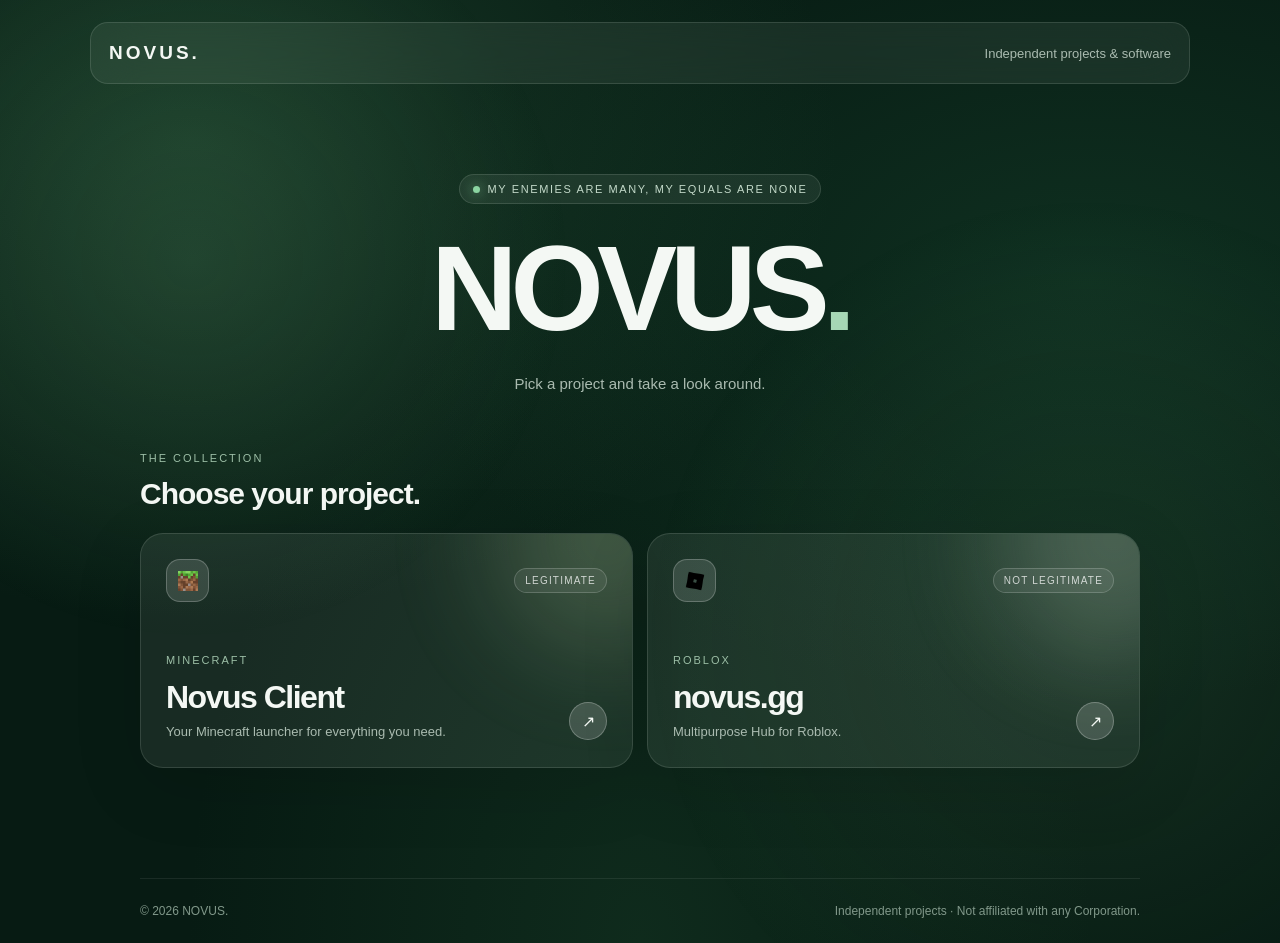
<file: index.html>
<!DOCTYPE html>
<html lang="en">
<head>
  <meta charset="UTF-8">
  <meta name="viewport" content="width=device-width, initial-scale=1.0">
  <title>NOVUS — Independent projects</title>
  <meta name="description" content="Explore the projects and software made by NOVUS.">
  <meta name="theme-color" content="#071b13">
  <meta name="robots" content="index, follow">
  <meta property="og:title" content="NOVUS — Independent projects">
  <meta property="og:description" content="Explore the projects and software made by NOVUS.">
  <meta property="og:type" content="website">
  <meta property="og:locale" content="en_US">

  <link rel="icon" type="image/png" href="images/icon.png?v=2">
  <link rel="stylesheet" href="style.css">

  <style>
    .hero { padding-top: 90px; }
    .hero h1 { font-size: clamp(64px, 12vw, 120px); letter-spacing: -7px; }

    .project { min-height: 235px; padding: 25px; display: flex; flex-direction: column; position: relative; overflow: hidden; }
    .project::before {
      content: "";
      position: absolute;
      width: 230px; height: 230px;
      right: -90px; top: -110px;
      border-radius: 50%;
      background: #c5dda9;
      filter: blur(55px);
      opacity: .22;
      pointer-events: none;
    }
    .project.roblox::before { background: #d8e1d0; }
    .project:hover { border-color: rgba(255, 255, 255, .42); transform: translateY(-5px); }

    .project-top { display: flex; justify-content: space-between; align-items: center; position: relative; }
    .icon {
      width: 43px; height: 43px;
      border-radius: 14px;
      background: rgba(255, 255, 255, .13);
      border: 1px solid rgba(255, 255, 255, .22);
      display: grid; place-items: center;
    }
    .tag {
      font-size: 10px; letter-spacing: 1.2px; text-transform: uppercase;
      padding: 6px 10px; border-radius: 99px;
      border: 1px solid rgba(255, 255, 255, .18);
      background: rgba(255, 255, 255, .07);
      color: rgba(255, 255, 255, .75);
    }
    .project-bottom { position: relative; margin-top: auto; padding-top: 35px; }
    .project-bottom h2 { font-size: 32px; letter-spacing: -1.5px; margin: 5px 0; }
    .project-bottom p { max-width: 340px; }
    .open {
      position: absolute; right: 0; bottom: 2px;
      width: 38px; height: 38px;
      border-radius: 50%;
      display: grid; place-items: center;
      background: rgba(255, 255, 255, .16);
      border: 1px solid rgba(255, 255, 255, .25);
      transition: .2s;
    }
    .project:hover .open { background: rgba(255, 255, 255, .27); transform: translate(2px, -2px); }
  </style>
</head>

<body>
  <nav class="nav">
    <a href="index.html" class="brand">NOVUS.</a>
    <div class="nav-links"><span>Independent projects &amp; software</span></div>
  </nav>

  <main class="container">
    <section class="hero">
      <div class="eyebrow"><span class="status-dot"></span>My Enemies are many, my Equals are NONE</div>

      <h1>NOVUS<span>.</span></h1>

      <p>Pick a project and take a look around.</p>
    </section>

    <section class="section" aria-labelledby="projects-title">
      <div class="section-heading">
        <div>
          <div class="section-label">The collection</div>
          <h2 id="projects-title">Choose your project.</h2>
        </div>
      </div>

      <div class="grid">
        <a class="project card glass" href="novusclient.html">
          <div class="project-top">
            <div class="icon"><img src="images/Minecraft.png" alt="" width="20" height="20"></div>
            <span class="tag">Legitimate</span>
          </div>
          <div class="project-bottom">
            <div class="section-label">Minecraft</div>
            <h2>Novus Client</h2>
            <p>Your Minecraft launcher for everything you need.</p>
            <span class="open" aria-hidden="true">↗</span>
          </div>
        </a>

        <a class="project roblox card glass" href="novusscript.html">
          <div class="project-top">
            <div class="icon"><img src="images/Roblox.png" alt="" width="20" height="20"></div>
            <span class="tag">Not Legitimate</span>
          </div>
          <div class="project-bottom">
            <div class="section-label">Roblox</div>
            <h2>novus.gg</h2>
            <p>Multipurpose Hub for Roblox.</p>
            <span class="open" aria-hidden="true">↗</span>
          </div>
        </a>
      </div>
    </section>
  </main>

  <footer class="container footer">
    <span>© 2026 NOVUS.</span>
    <span>Independent projects · Not affiliated with any Corporation.</span>
  </footer>
</body>
</html>
</file>
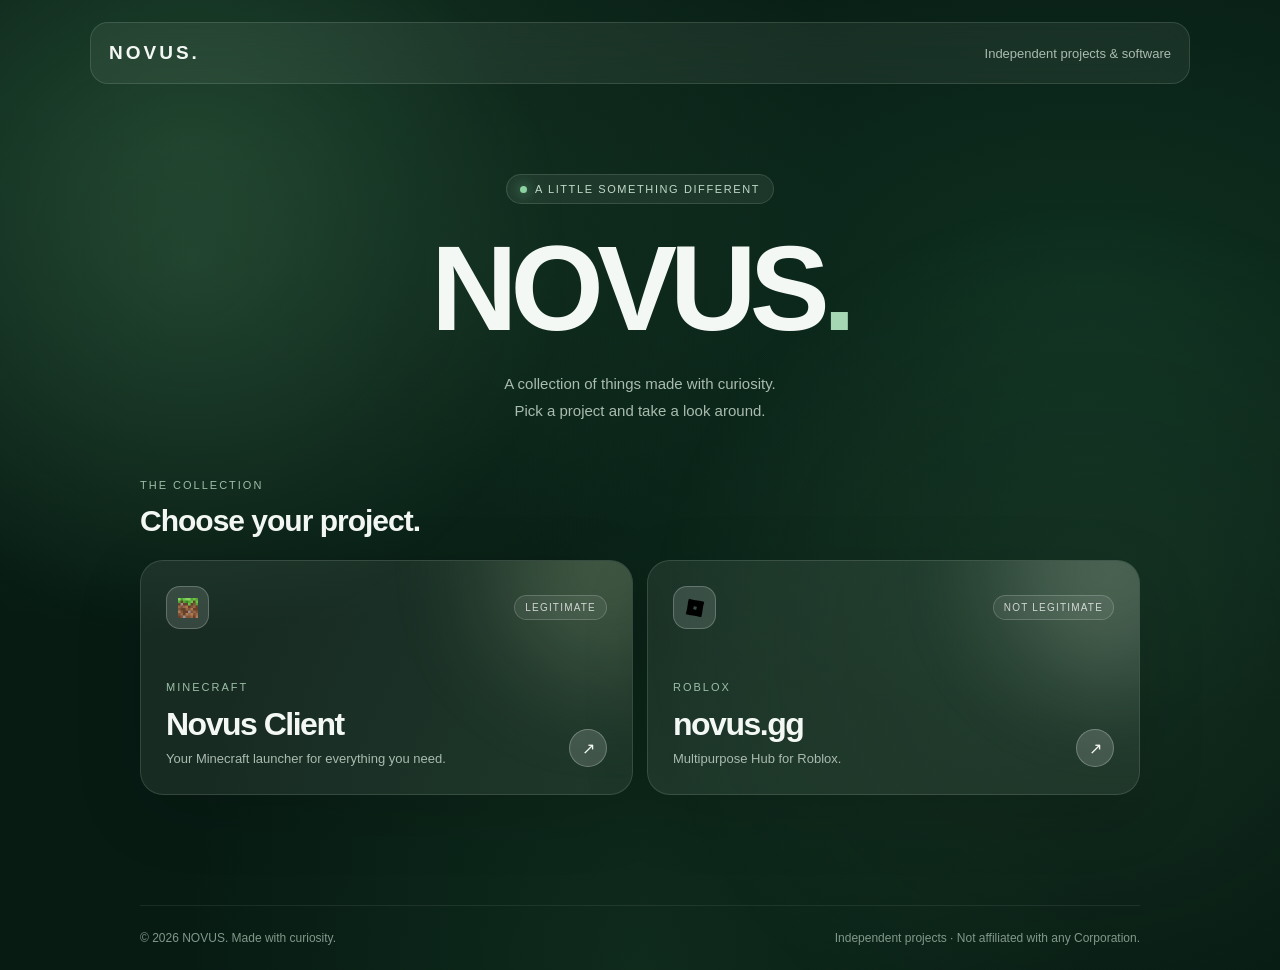
<file: homepage.html>
<!DOCTYPE html>
<html lang="en">
<head>
  <meta charset="UTF-8">
  <meta name="viewport" content="width=device-width, initial-scale=1.0">
  <title>NOVUS — Independent projects</title>
  <meta name="description" content="Explore the projects and software made by NOVUS.">
  <meta name="theme-color" content="#071b13">
  <meta name="robots" content="index, follow">
  <meta property="og:title" content="NOVUS — Independent projects">
  <meta property="og:description" content="Explore the projects and software made by NOVUS.">
  <meta property="og:type" content="website">
  <meta property="og:locale" content="en_US">

  <link rel="icon" type="image/png" href="images/icon.png">
  <link rel="stylesheet" href="style.css">

  <style>
    .hero { padding-top: 90px; }
    .hero h1 { font-size: clamp(64px, 12vw, 120px); letter-spacing: -7px; }

    .project { min-height: 235px; padding: 25px; display: flex; flex-direction: column; position: relative; overflow: hidden; }
    .project::before {
      content: "";
      position: absolute;
      width: 230px; height: 230px;
      right: -90px; top: -110px;
      border-radius: 50%;
      background: #c5dda9;
      filter: blur(55px);
      opacity: .22;
      pointer-events: none;
    }
    .project.roblox::before { background: #d8e1d0; }
    .project:hover { border-color: rgba(255, 255, 255, .42); transform: translateY(-5px); }

    .project-top { display: flex; justify-content: space-between; align-items: center; position: relative; }
    .icon {
      width: 43px; height: 43px;
      border-radius: 14px;
      background: rgba(255, 255, 255, .13);
      border: 1px solid rgba(255, 255, 255, .22);
      display: grid; place-items: center;
    }
    .tag {
      font-size: 10px; letter-spacing: 1.2px; text-transform: uppercase;
      padding: 6px 10px; border-radius: 99px;
      border: 1px solid rgba(255, 255, 255, .18);
      background: rgba(255, 255, 255, .07);
      color: rgba(255, 255, 255, .75);
    }
    .project-bottom { position: relative; margin-top: auto; padding-top: 35px; }
    .project-bottom h2 { font-size: 32px; letter-spacing: -1.5px; margin: 5px 0; }
    .project-bottom p { max-width: 340px; }
    .open {
      position: absolute; right: 0; bottom: 2px;
      width: 38px; height: 38px;
      border-radius: 50%;
      display: grid; place-items: center;
      background: rgba(255, 255, 255, .16);
      border: 1px solid rgba(255, 255, 255, .25);
      transition: .2s;
    }
    .project:hover .open { background: rgba(255, 255, 255, .27); transform: translate(2px, -2px); }
  </style>
</head>

<body>
  <nav class="nav">
    <a href="homepage.html" class="brand">NOVUS.</a>
    <div class="nav-links"><span>Independent projects &amp; software</span></div>
  </nav>

  <main class="container">
    <section class="hero">
      <div class="eyebrow"><span class="status-dot"></span>A little something different</div>

      <h1>NOVUS<span>.</span></h1>

      <p>A collection of things made with curiosity.<br>Pick a project and take a look around.</p>
    </section>

    <section class="section" aria-labelledby="projects-title">
      <div class="section-heading">
        <div>
          <div class="section-label">The collection</div>
          <h2 id="projects-title">Choose your project.</h2>
        </div>
      </div>

      <div class="grid">
        <a class="project card glass" href="novusclient.html">
          <div class="project-top">
            <div class="icon"><img src="images/Minecraft.png" alt="" width="20" height="20"></div>
            <span class="tag">Legitimate</span>
          </div>
          <div class="project-bottom">
            <div class="section-label">Minecraft</div>
            <h2>Novus Client</h2>
            <p>Your Minecraft launcher for everything you need.</p>
            <span class="open" aria-hidden="true">↗</span>
          </div>
        </a>

        <a class="project roblox card glass" href="novusscript.html">
          <div class="project-top">
            <div class="icon"><img src="images/Roblox.png" alt="" width="20" height="20"></div>
            <span class="tag">Not Legitimate</span>
          </div>
          <div class="project-bottom">
            <div class="section-label">Roblox</div>
            <h2>novus.gg</h2>
            <p>Multipurpose Hub for Roblox.</p>
            <span class="open" aria-hidden="true">↗</span>
          </div>
        </a>
      </div>
    </section>
  </main>

  <footer class="container footer">
    <span>© 2026 NOVUS. Made with curiosity.</span>
    <span>Independent projects · Not affiliated with any Corporation.</span>
  </footer>
</body>
</html>
</file>
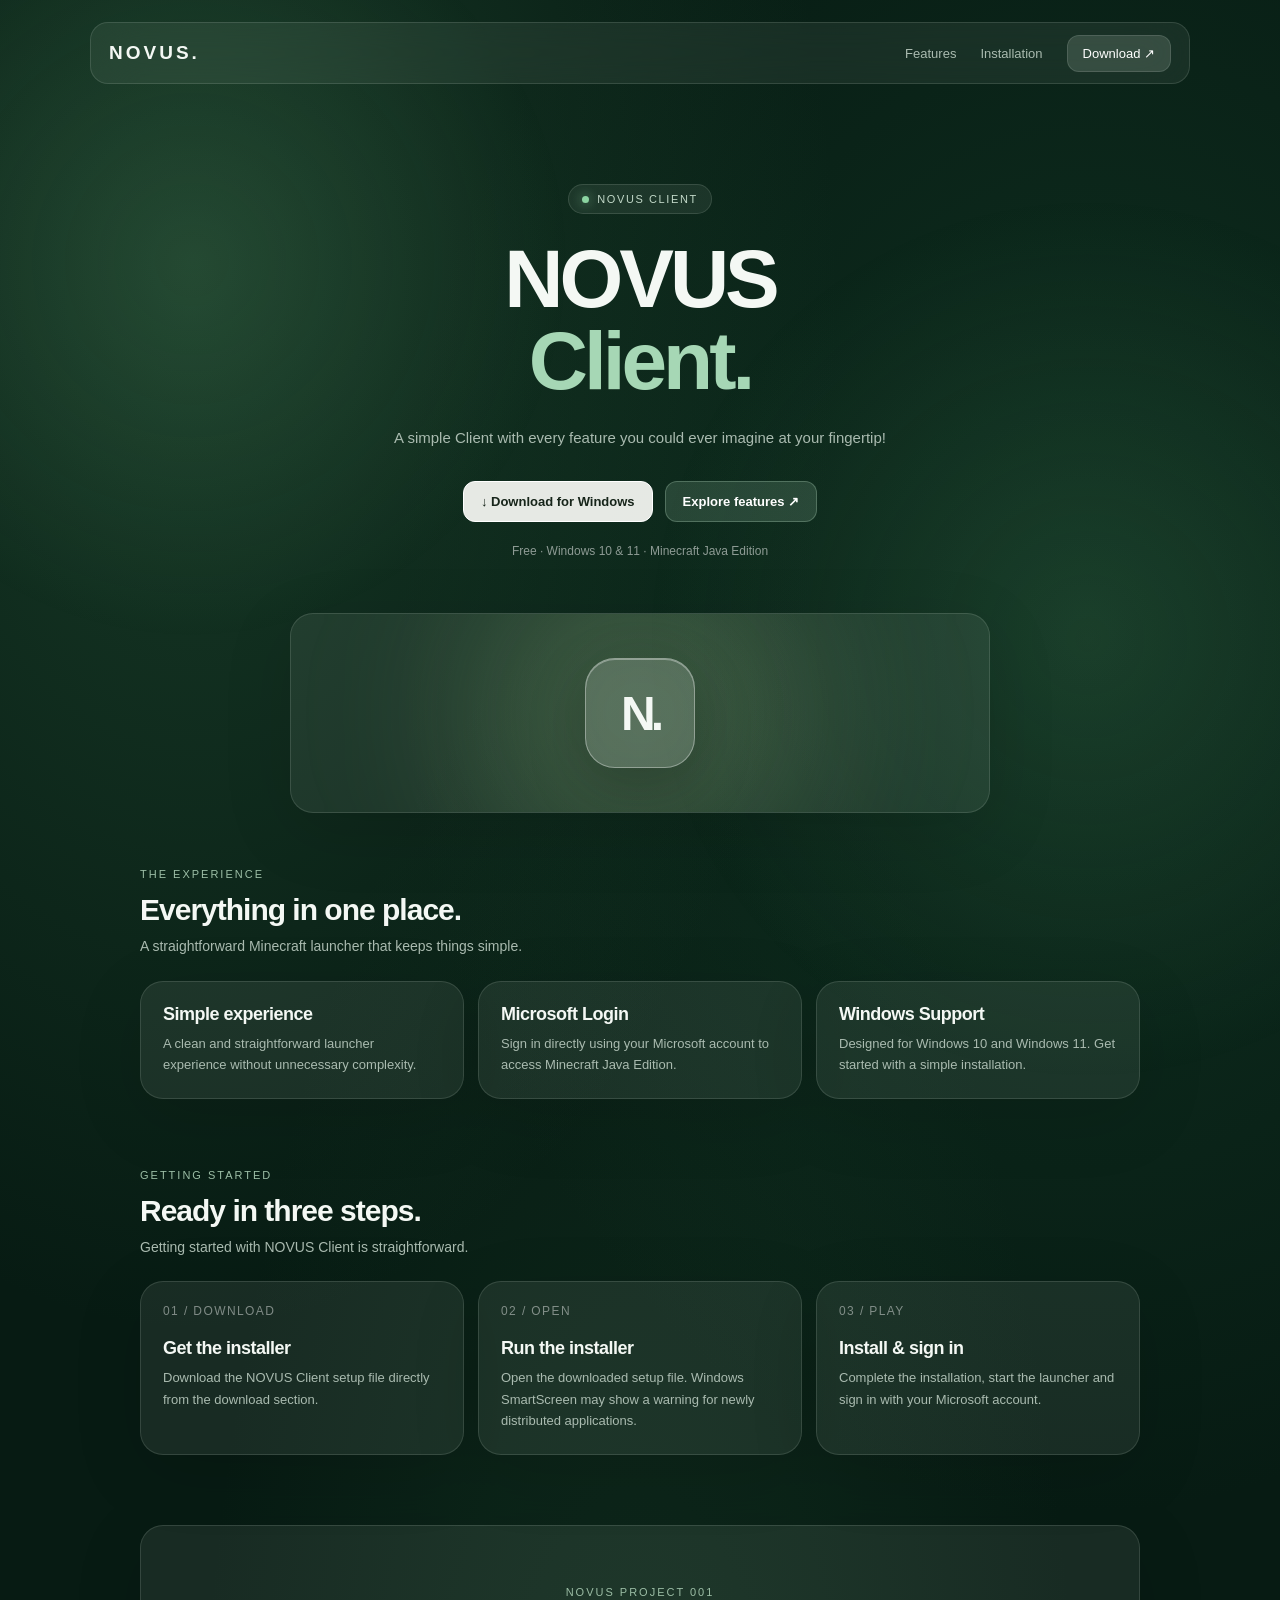
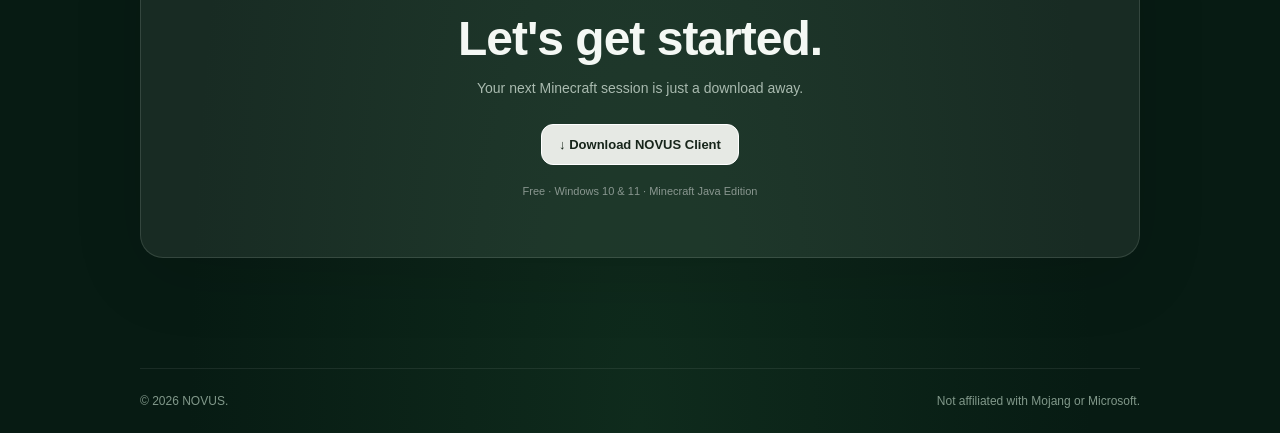
<file: novusclient.html>
<!DOCTYPE html>
<html lang="en">
<head>
  <meta charset="UTF-8">
  <meta name="viewport" content="width=device-width, initial-scale=1.0">
  <title>NOVUS Client — A better way to play.</title>
  <meta name="description" content="Discover NOVUS Client. A free Minecraft Java Edition launcher for Windows.">
  <meta name="theme-color" content="#071b13">
  <meta name="robots" content="index, follow">
  <meta property="og:title" content="NOVUS Client — A better way to play.">
  <meta property="og:description" content="Discover NOVUS Client. A free Minecraft Java Edition launcher for Windows.">
  <meta property="og:type" content="website">
  <meta property="og:locale" content="en_US">

  <link rel="icon" type="image/png" href="images/icon.png?v=2">
  <link rel="stylesheet" href="style.css">

  <style>
    .hero-meta { color: rgba(255, 255, 255, .53); font-size: 12px; margin-top: 22px; }

    .product-visual {
      width: min(700px, 100%);
      height: 200px;
      margin: 55px auto 0;
      position: relative;
      overflow: hidden;
      display: grid;
      place-items: center;
    }
    .product-visual::before {
      content: "";
      position: absolute;
      width: 350px; height: 350px;
      border-radius: 50%;
      background: rgba(180, 220, 151, .2);
      filter: blur(80px);
    }
    .visual-inner {
      position: relative;
      width: 110px; height: 110px;
      border-radius: 30px;
      display: grid; place-items: center;
      background: rgba(255, 255, 255, .16);
      border: 1px solid rgba(255, 255, 255, .35);
      box-shadow: inset 0 1px 0 rgba(255, 255, 255, .35), 0 20px 60px rgba(0, 0, 0, .2);
      font-size: 48px; font-weight: 800; letter-spacing: -5px;
    }

    .step-number { color: rgba(255, 255, 255, .45); font-size: 12px; letter-spacing: 1.4px; margin-bottom: 20px; }

    .download-card { padding: 60px 25px; text-align: center; }
    .download-card h2 { font-size: clamp(35px, 5vw, 48px); margin: 6px 0 14px; }
    .download-card p { color: var(--muted); font-size: 14px; margin-bottom: 28px; }
    .download-info { color: rgba(255, 255, 255, .48); font-size: 11px; margin-top: 20px; }
  </style>
</head>

<body>
  <nav class="nav">
    <a href="index.html" class="brand">NOVUS.</a>

    <div class="nav-links">
      <a href="#features">Features</a>
      <a href="#installation">Installation</a>
      <a href="#download" class="nav-cta">Download ↗</a>
    </div>
  </nav>

  <main class="container">
    <header class="hero">
      <div class="eyebrow"><span class="status-dot"></span>Novus Client</div>

      <h1>NOVUS<br><span>Client.</span></h1>

      <p>A simple Client with every feature you could ever imagine at your fingertip!</p>

      <div class="btn-row">
        <a class="btn btn-primary" href="#download">↓ Download for Windows</a>
        <a class="btn" href="#features">Explore features ↗</a>
      </div>

      <div class="hero-meta">Free · Windows 10 &amp; 11 · Minecraft Java Edition</div>

      <div class="product-visual glass"><div class="visual-inner">N.</div></div>
    </header>

    <section class="section" id="features">
      <div class="section-heading">
        <div>
          <div class="section-label">The experience</div>
          <h2>Everything in one place.</h2>
          <p class="section-desc">A straightforward Minecraft launcher that keeps things simple.</p>
        </div>
      </div>

      <div class="grid grid-3">
        <article class="card glass">
          <h3>Simple experience</h3>
          <p>A clean and straightforward launcher experience without unnecessary complexity.</p>
        </article>
        <article class="card glass">
          <h3>Microsoft Login</h3>
          <p>Sign in directly using your Microsoft account to access Minecraft Java Edition.</p>
        </article>
        <article class="card glass">
          <h3>Windows Support</h3>
          <p>Designed for Windows 10 and Windows 11. Get started with a simple installation.</p>
        </article>
      </div>
    </section>

    <section class="section" id="installation">
      <div class="section-heading">
        <div>
          <div class="section-label">Getting started</div>
          <h2>Ready in three steps.</h2>
          <p class="section-desc">Getting started with NOVUS Client is straightforward.</p>
        </div>
      </div>

      <div class="grid grid-3">
        <article class="card glass">
          <div class="step-number">01 / DOWNLOAD</div>
          <h3>Get the installer</h3>
          <p>Download the NOVUS Client setup file directly from the download section.</p>
        </article>
        <article class="card glass">
          <div class="step-number">02 / OPEN</div>
          <h3>Run the installer</h3>
          <p>Open the downloaded setup file. Windows SmartScreen may show a warning for newly distributed applications.</p>
        </article>
        <article class="card glass">
          <div class="step-number">03 / PLAY</div>
          <h3>Install &amp; sign in</h3>
          <p>Complete the installation, start the launcher and sign in with your Microsoft account.</p>
        </article>
      </div>
    </section>

    <section class="section" id="download">
      <div class="download-card glass">
        <div class="section-label">NOVUS Project 001</div>
        <h2>Let's get started.</h2>
        <p>Your next Minecraft session is just a download away.</p>

        <a class="btn btn-primary" href="https://github.com/nexsnus/NovusClient/releases/download/setup/NovusOS-Launcher-Setup.exe">
          ↓ Download NOVUS Client
        </a>

        <div class="download-info">Free · Windows 10 &amp; 11 · Minecraft Java Edition</div>
      </div>
    </section>
  </main>

  <footer class="container footer">
    <span>© 2026 NOVUS.</span>
    <span>Not affiliated with Mojang or Microsoft.</span>
  </footer>
</body>
</html>
</file>
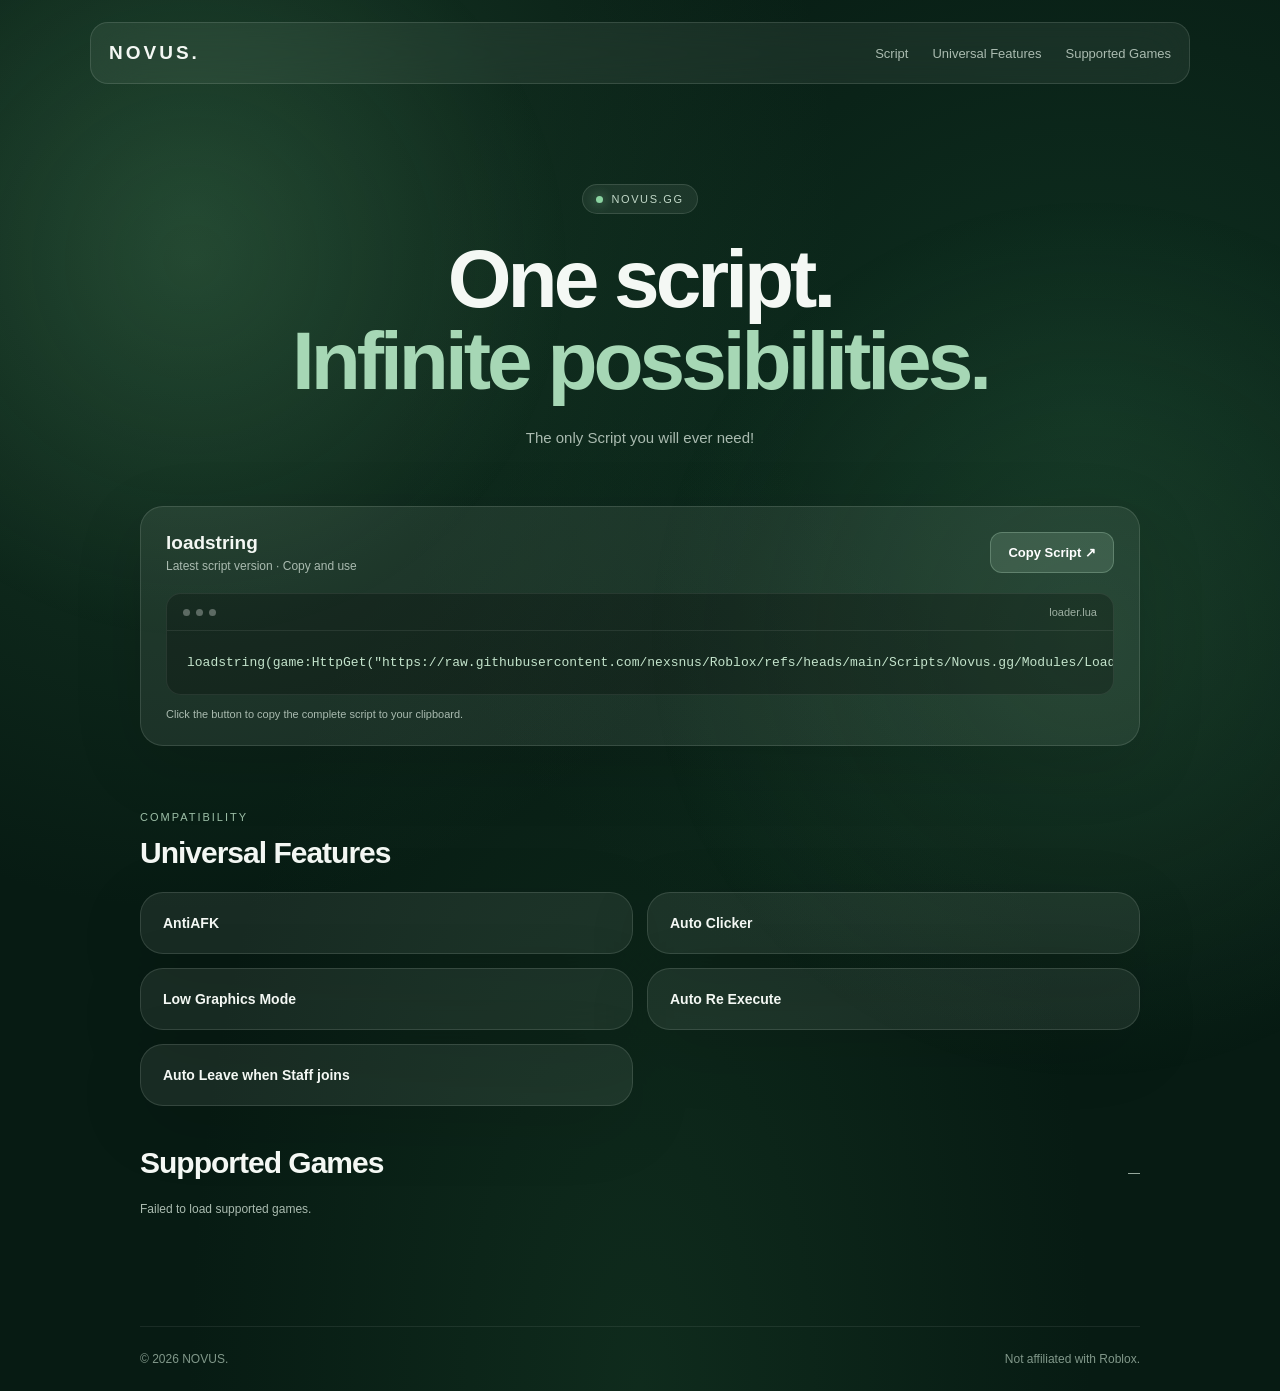
<file: novusscript.html>
<!DOCTYPE html>
<html lang="en">
<head>
  <meta charset="UTF-8">
  <meta name="viewport" content="width=device-width, initial-scale=1.0">
  <title>NOVUS.GG</title>
  <meta name="description" content="Discover novus.gg, a free Roblox Script.">
  <meta name="theme-color" content="#071b13">
  <meta name="robots" content="index, follow">
  <meta property="og:title" content="NOVUS.GG">
  <meta property="og:description" content="Discover novus.gg, a free Roblox Script.">
  <meta property="og:type" content="website">
  <meta property="og:locale" content="en_US">

  <link rel="icon" type="image/png" href="images/icon.png?v=2">
  <link rel="stylesheet" href="style.css">

  <style>
    .script-card { padding: 25px; margin-bottom: 65px; }
    .script-top { display: flex; justify-content: space-between; align-items: center; gap: 15px; margin-bottom: 20px; }
    .script-title { font-size: 19px; font-weight: 700; }

    .code-window { background: rgba(0, 0, 0, .24); border: 1px solid rgba(255, 255, 255, .08); border-radius: 15px; overflow: hidden; }
    .code-bar { padding: 12px 16px; border-bottom: 1px solid rgba(255, 255, 255, .08); display: flex; justify-content: space-between; color: #9eb0a3; font-size: 11px; }
    .code-dots { display: flex; gap: 6px; align-items: center; }
    .code-dots i { width: 7px; height: 7px; border-radius: 50%; background: rgba(255, 255, 255, .3); }
    pre { padding: 20px; overflow-x: auto; color: #c4e4cc; font: 13px/1.8 var(--mono); white-space: pre; }
    .copy-note { color: var(--muted); font-size: 11px; margin-top: 13px; }

    @media (max-width: 750px) {
      .script-card { padding: 17px; }
      .script-top { align-items: flex-start; flex-direction: column; }
    }
  </style>
</head>

<body>
  <nav class="nav">
    <a href="index.html" class="brand">NOVUS.</a>

    <div class="nav-links">
      <a href="#script">Script</a>
      <a href="#universal">Universal Features</a>
      <a href="#games">Supported Games</a>
    </div>
  </nav>

  <main class="container">
    <section class="hero">
      <div class="eyebrow"><span class="status-dot"></span>NOVUS.GG</div>

      <h1>One script.<br><span>Infinite possibilities.</span></h1>

      <p>The only Script you will ever need!</p>
    </section>

    <section class="script-card glass" id="script">
      <div class="script-top">
        <div>
          <div class="script-title">loadstring</div>
          <div class="muted-small" style="margin-top:5px">Latest script version · Copy and use</div>
        </div>

        <button class="btn" id="copyButton" type="button">Copy Script ↗</button>
      </div>

      <div class="code-window">
        <div class="code-bar">
          <div class="code-dots"><i></i><i></i><i></i></div>
          <span>loader.lua</span>
        </div>
        <pre id="scriptContent">loadstring(game:HttpGet("https://raw.githubusercontent.com/nexsnus/Roblox/refs/heads/main/Scripts/Novus.gg/Modules/Loader/Loader.lua"))()</pre>
      </div>

      <div class="copy-note" id="copyNote">Click the button to copy the complete script to your clipboard.</div>
    </section>

    <section class="section" id="features">
      <div class="section-label">Compatibility</div>

      <div class="section-heading" id="universal">
        <h2>Universal Features</h2>
      </div>
      <div class="grid" id="universalGrid">
        <article class="card glass"><div class="card-title">AntiAFK</div></article>
        <article class="card glass"><div class="card-title">Auto Clicker</div></article>
        <article class="card glass"><div class="card-title">Low Graphics Mode</div></article>
        <article class="card glass"><div class="card-title">Auto Re Execute</div></article>
        <article class="card glass"><div class="card-title">Auto Leave when Staff joins</div></article>
      </div>

      <div class="section-heading" id="games">
        <h2>Supported Games</h2>
        <div class="muted-small" id="gameCount">Loading…</div>
      </div>
      <div class="grid" id="gamesGrid">
      </div>
    </section>
  </main>

  <footer class="container footer">
    <span>© 2026 NOVUS.</span>
    <span>Not affiliated with Roblox.</span>
  </footer>

  <script>
    const button = document.getElementById("copyButton");
    const note = document.getElementById("copyNote");

    button.addEventListener("click", async () => {
      const script = document.getElementById("scriptContent").textContent;
      try {
        await navigator.clipboard.writeText(script);
        button.textContent = "Copied ✓";
        note.textContent = "The script has been copied to your clipboard.";
        setTimeout(() => { button.textContent = "Copy Script ↗"; }, 2000);
      } catch (error) {
        const range = document.createRange();
        range.selectNodeContents(document.getElementById("scriptContent"));
        const selection = window.getSelection();
        selection.removeAllRanges();
        selection.addRange(range);
        note.textContent = "Clipboard access failed. Select and copy the script manually.";
      }
    });

    const REPO = "nexsnus/Roblox";
    const GAMES_DIR = "Scripts/Novus.gg/Modules/Games";

    async function getGameFolders() {
      const res = await fetch(
        `https://api.github.com/repos/${REPO}/contents/${GAMES_DIR}`
      );
      if (!res.ok) throw new Error(`GitHub Contents API: ${res.status}`);
      const items = await res.json();
      return items.filter(i => i.type === "dir");
    }

    async function tryCommitDate(path) {
      try {
        const res = await fetch(
          `https://api.github.com/repos/${REPO}/commits?path=${encodeURIComponent(path)}&per_page=1`
        );
        if (!res.ok) return null;
        const commits = await res.json();
        return commits.length ? commits[0].commit.committer.date : null;
      } catch {
        return null;
      }
    }

    async function getLastCommitDate(folderPath, folderName) {
      // Primär: {Folder}/{Folder}.lua
      let date = await tryCommitDate(`${folderPath}/${folderName}.lua`);
      // Fallback: {Folder}/index.lua
      if (!date) date = await tryCommitDate(`${folderPath}/index.lua`);
      // Fallback: letzter Commit im Ordner insgesamt
      if (!date) date = await tryCommitDate(folderPath);
      return date;
    }

    function formatName(name) {
      return name
        .replace(/([a-z])([A-Z])/g, "$1 $2")
        .replace(/([A-Z]+)([A-Z][a-z])/g, "$1 $2");
    }

    function formatDate(iso) {
      if (!iso) return "—";
      return new Date(iso).toLocaleDateString("de-DE", {
        day: "2-digit", month: "2-digit", year: "numeric"
      });
    }

    async function renderGames() {
      const grid = document.getElementById("gamesGrid");
      const countEl = document.getElementById("gameCount");

      try {
        const folders = await getGameFolders();

        const gamesWithDate = await Promise.all(
          folders.map(async (f) => ({
            name: formatName(f.name),
            lastUpdated: await getLastCommitDate(f.path, f.name)
          }))
        );

        gamesWithDate.sort((a, b) => {
          if (!a.lastUpdated && !b.lastUpdated) return 0;
          if (!a.lastUpdated) return 1;
          if (!b.lastUpdated) return -1;
          return new Date(b.lastUpdated) - new Date(a.lastUpdated);
        });

        grid.innerHTML = gamesWithDate.map(g => `
          <article class="card glass card-row">
            <div>
              <div class="card-title">${g.name}</div>
              <div class="card-meta">Last update: ${formatDate(g.lastUpdated)}</div>
            </div>
            <span class="badge">Supported</span>
          </article>
        `).join("");

        const n = gamesWithDate.length;
        countEl.textContent = n + (n === 1 ? " supported game" : " supported games");

      } catch (err) {
        console.error("Failed to load games:", err);
        grid.innerHTML = `<p class="muted-small">Failed to load supported games.</p>`;
        countEl.textContent = "—";
      }
    }

    renderGames();
  </script>
</body>
</html>
</file>
<file: style.css>
:root {
  --white: #f4f8f4;
  --muted: #aabbb0;
  --green: #a6d7b5;
  --glass: rgba(235, 248, 239, .075);
  --glass-hover: rgba(235, 248, 239, .105);
  --border: rgba(235, 248, 239, .13);
  --radius: 23px;
  --font: -apple-system, BlinkMacSystemFont, "Segoe UI", sans-serif;
  --mono: "SFMono-Regular", Consolas, monospace;
}

*, *::before, *::after { margin: 0; padding: 0; box-sizing: border-box; }

html { scroll-behavior: smooth; scroll-padding-top: 90px; }

body {
  min-height: 100vh;
  display: flex;
  flex-direction: column;
  color: var(--white);
  font-family: var(--font);
  background:
    radial-gradient(ellipse at 15% 15%, rgba(49, 105, 69, .38), transparent 42%),
    radial-gradient(ellipse at 85% 30%, rgba(28, 82, 54, .38), transparent 45%),
    radial-gradient(ellipse at 50% 100%, rgba(39, 91, 57, .25), transparent 50%),
    #071b13;
  overflow-x: hidden;
}

body::before {
  content: "";
  position: fixed;
  inset: -20%;
  z-index: -1;
  pointer-events: none;
  background:
    radial-gradient(circle at 25% 35%, rgba(100, 155, 111, .18), transparent 24%),
    radial-gradient(circle at 75% 65%, rgba(73, 125, 85, .2), transparent 28%);
}

main { flex: 1; }

a { color: inherit; text-decoration: none; }

:focus-visible { outline: 2px solid var(--green); outline-offset: 3px; }

.container { width: min(1000px, calc(100% - 40px)); margin: auto; }

.glass {
  background: var(--glass);
  border: 1px solid var(--border);
  border-radius: var(--radius);
  box-shadow: 0 18px 70px rgba(0, 0, 0, .12);
}

.nav {
  width: min(1100px, calc(100% - 40px));
  height: 62px;
  flex-shrink: 0;
  margin: 22px auto 0;
  padding: 0 18px;
  display: flex;
  justify-content: space-between;
  align-items: center;
  border: 1px solid var(--border);
  background: rgba(235, 248, 239, .065);
  backdrop-filter: blur(24px);
  -webkit-backdrop-filter: blur(24px);
  border-radius: 18px;
  position: sticky;
  top: 16px;
  z-index: 10;
}

.brand { font-size: 19px; font-weight: 850; letter-spacing: 3px; }

.nav-links { display: flex; align-items: center; gap: 24px; font-size: 13px; color: var(--muted); }
.nav-links a:hover { color: #fff; }

.nav-cta {
  padding: 10px 15px;
  border-radius: 12px;
  background: rgba(230, 247, 235, .14);
  border: 1px solid var(--border);
  color: #fff;
}

.hero { text-align: center; padding: 100px 0 55px; }

.hero p {
  max-width: 510px;
  margin: 22px auto 0;
  color: var(--muted);
  line-height: 1.8;
  font-size: 15px;
}

h1 { font-size: clamp(48px, 8vw, 82px); letter-spacing: -4px; line-height: 1; font-weight: 800; }
h1 span { color: var(--green); }

h2 { font-size: 30px; letter-spacing: -1px; }
h3 { font-size: 18px; letter-spacing: -.5px; }

.eyebrow {
  display: inline-flex;
  align-items: center;
  gap: 8px;
  padding: 8px 13px;
  border: 1px solid var(--border);
  background: rgba(235, 248, 239, .07);
  border-radius: 100px;
  color: #c3d9c9;
  font-size: 11px;
  letter-spacing: 1.6px;
  text-transform: uppercase;
  margin-bottom: 24px;
}

.status-dot {
  width: 7px;
  height: 7px;
  border-radius: 50%;
  background: #8bd4a1;
  box-shadow: 0 0 12px rgba(139, 212, 161, .7);
}

.section-label {
  color: #9cbea6;
  font-size: 11px;
  letter-spacing: 2px;
  text-transform: uppercase;
  margin-bottom: 13px;
}

.section { padding-bottom: 70px; }

.section-heading {
  display: flex;
  justify-content: space-between;
  align-items: end;
  gap: 15px;
  margin-bottom: 22px;
}

.section-heading + .section-heading,
.grid + .section-heading { margin-top: 40px; }

.section-desc { color: var(--muted); font-size: 14px; line-height: 1.7; margin-top: 8px; max-width: 520px; }
.muted-small { font-size: 12px; color: var(--muted); }

.btn {
  display: inline-flex;
  align-items: center;
  justify-content: center;
  gap: 8px;
  border: 1px solid rgba(204, 239, 214, .25);
  background: rgba(182, 225, 193, .16);
  color: #fff;
  padding: 12px 17px;
  border-radius: 12px;
  cursor: pointer;
  font: 650 13px var(--font);
  transition: .2s;
  white-space: nowrap;
}

.btn:hover { background: rgba(182, 225, 193, .27); transform: translateY(-1px); }

.btn-primary { background: rgba(247, 248, 244, .93); color: #17251a; border-color: #fff; }
.btn-primary:hover { background: #fff; }

.btn-row { display: flex; justify-content: center; gap: 12px; flex-wrap: wrap; margin-top: 30px; }

.grid { display: grid; gap: 14px; grid-template-columns: repeat(2, 1fr); }
.grid-3 { grid-template-columns: repeat(3, 1fr); }

.card { padding: 22px; transition: background .2s, transform .2s; }
.card:hover { transform: translateY(-3px); background: var(--glass-hover); }

.card h3 { margin-bottom: 8px; }
.card p { color: var(--muted); font-size: 13px; line-height: 1.65; }

.card-row { display: flex; align-items: center; justify-content: space-between; gap: 15px; }
.card-title { font-size: 14px; font-weight: 700; }
.card-meta { font-size: 11px; color: var(--muted); margin-top: 6px; }

.badge {
  font-size: 10px;
  padding: 7px 10px;
  border-radius: 100px;
  color: #a9dfb7;
  background: rgba(112, 194, 132, .12);
  border: 1px solid rgba(112, 194, 132, .18);
  white-space: nowrap;
}

.footer {
  border-top: 1px solid rgba(255, 255, 255, .08);
  padding: 25px 0;
  margin-top: 40px;
  color: #81988a;
  font-size: 12px;
  display: flex;
  justify-content: space-between;
  gap: 15px;
}

@media (max-width: 750px) {
  .nav { width: calc(100% - 24px); }
  .nav-links { gap: 12px; }
  .nav-links a:not(.nav-cta) { display: none; }
  .container { width: calc(100% - 28px); }
  .hero { padding-top: 75px; }
  .grid, .grid-3 { grid-template-columns: 1fr; }
  .section-heading { align-items: flex-start; flex-direction: column; }
  .footer { flex-direction: column; }
}

@media (prefers-reduced-motion: reduce) {
  * { scroll-behavior: auto !important; transition: none !important; }
}
</file>
